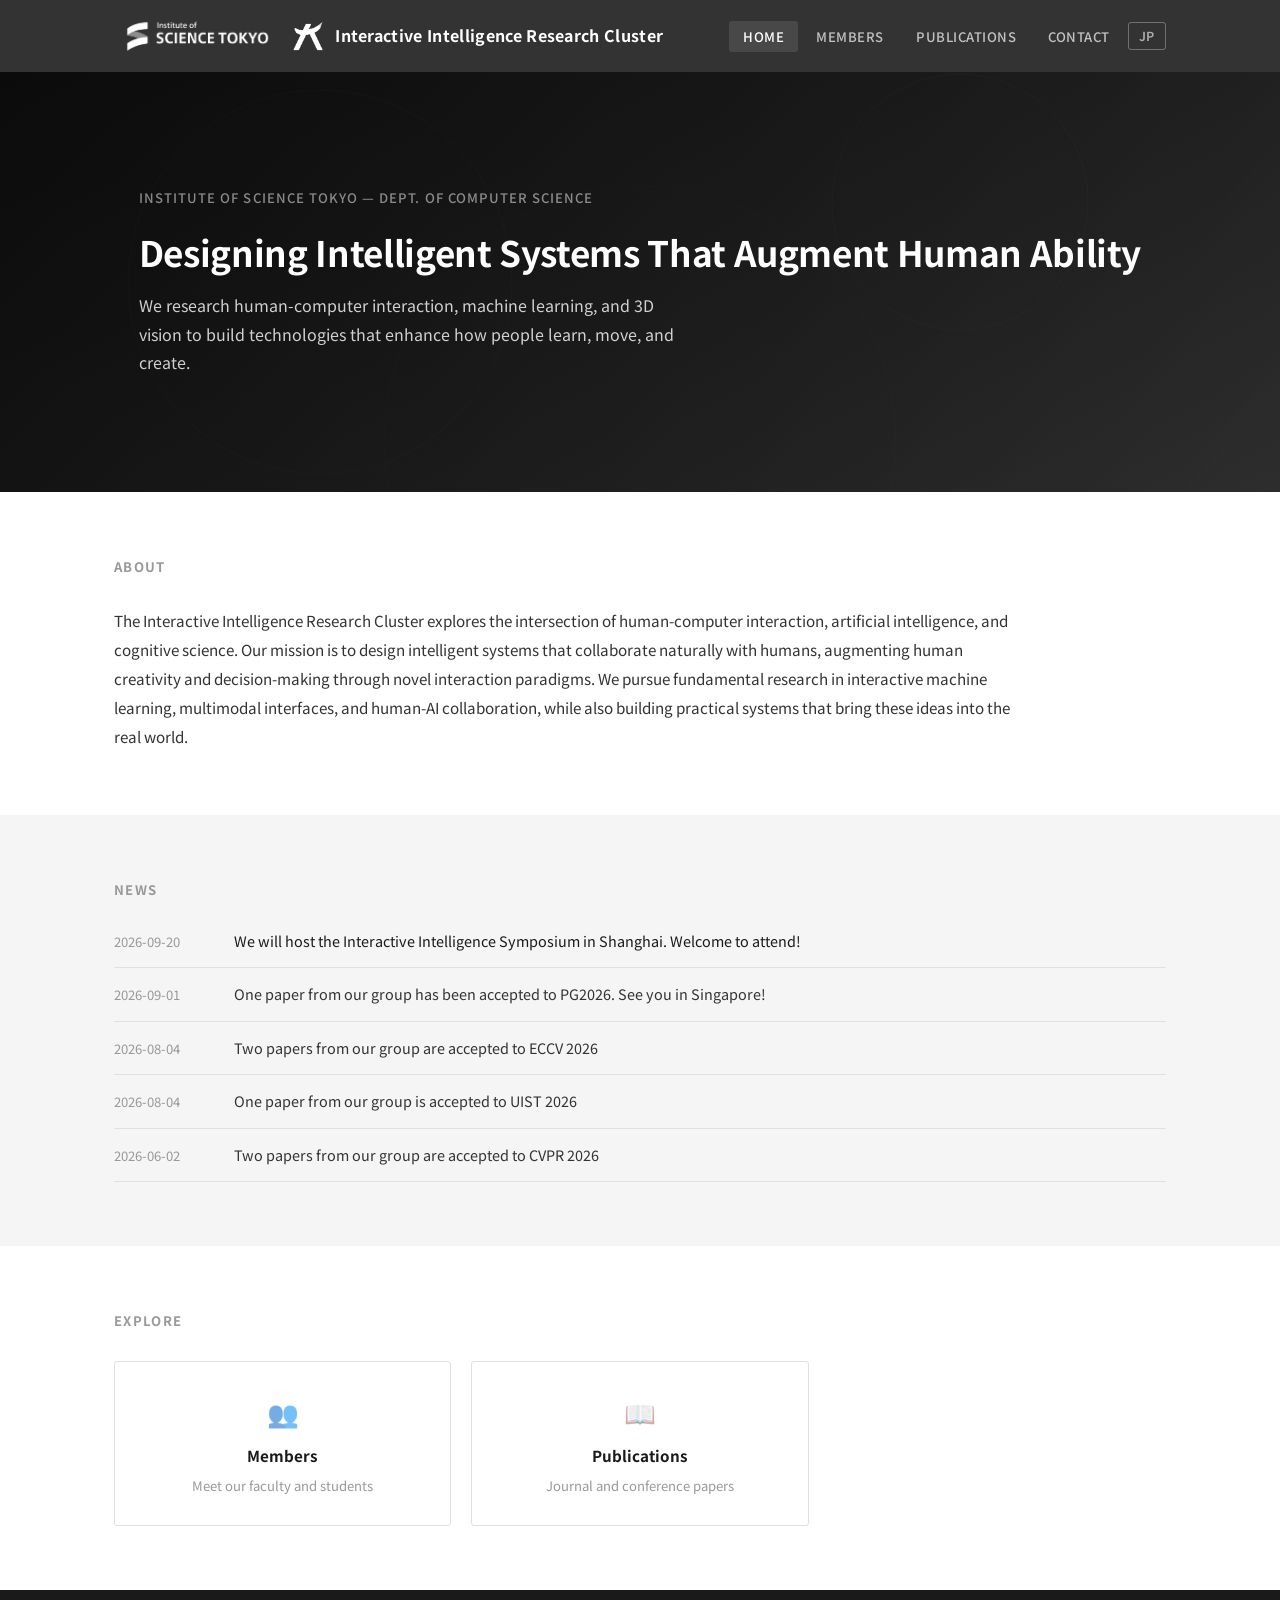
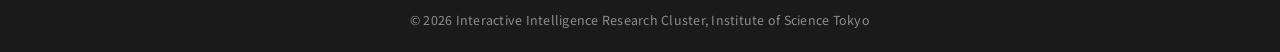
<file: index.html>
<!DOCTYPE html>
<html lang="en">
<head>
  <meta charset="UTF-8">
  <meta name="viewport" content="width=device-width, initial-scale=1.0">
  <title>Interactive Intelligence Research Cluster — Institute of Science Tokyo</title>
  <link rel="preconnect" href="https://fonts.googleapis.com">
  <link rel="preconnect" href="https://fonts.gstatic.com" crossorigin>
  <link href="https://fonts.googleapis.com/css2?family=Noto+Sans+JP:wght@400;500;700&display=swap" rel="stylesheet">
  <link rel="stylesheet" href="css/style.css">
</head>
<body data-page="home">

  <!-- Header -->
  <header class="site-header">
    <div class="header-inner">
      <div class="site-logo">
        <img class="logo-isct" src="images/science-tokyo-logo.png" alt="Institute of Science Tokyo">
        <img class="logo-mark" src="images/shanda-logo.png" alt="Lab Logo">
        <a href="index.html" data-i18n="hero.title">Interactive Intelligence Research Cluster</a>
      </div>
      <button class="hamburger" id="hamburger" aria-label="Menu">
        <span></span><span></span><span></span>
      </button>
      <nav class="main-nav" id="main-nav">
        <ul>
          <li><a href="index.html" class="active" data-i18n="nav.home">Home</a></li>
          <li><a href="members.html" data-i18n="nav.members">Members</a></li>
          <li><a href="publications.html" data-i18n="nav.publications">Publications</a></li>
          <li><a href="contact.html" data-i18n="nav.contact">Contact</a></li>
          <li><button class="lang-toggle" id="lang-toggle" data-i18n="lang_toggle">JP</button></li>
        </ul>
      </nav>
    </div>
  </header>

  <!-- Hero -->
  <section class="hero">
    <div class="hero-bg"></div>
    <div class="container">
      <div class="hero-lab-name" data-i18n="hero.lab_label">Institute of Science Tokyo — Dept. of Computer Science</div>
      <h1 class="hero-slogan" data-i18n="hero.slogan">Designing Intelligent Systems<br>That Augment Human Ability</h1>
      <p class="hero-desc" data-i18n="hero.desc">We research human-computer interaction, machine learning, and 3D vision to build technologies that enhance how people learn, move, and create.</p>
    </div>
  </section>

  <!-- About -->
  <section class="section">
    <div class="container">
      <h2 class="section-title" data-i18n="home.about_title">About</h2>
      <p class="about-text" data-i18n="home.about_text">
        The Interactive Intelligence Research Cluster explores the intersection of human-computer interaction, artificial intelligence, and cognitive science. Our mission is to design intelligent systems that collaborate naturally with humans, augmenting human creativity and decision-making through novel interaction paradigms. We pursue fundamental research in interactive machine learning, multimodal interfaces, and human-AI collaboration, while also building practical systems that bring these ideas into the real world.
      </p>
    </div>
  </section>

  <!-- News -->
  <section class="section section--alt">
    <div class="container">
      <h2 class="section-title" data-i18n="home.news_title">News</h2>
      <div class="news-list" id="news-list"></div>
    </div>
  </section>

  <!-- Quick Links -->
  <section class="section">
    <div class="container">
      <h2 class="section-title" data-i18n="home.quicklinks_title">Explore</h2>
      <div class="quick-links">
        <a href="members.html" class="quick-link-card">
          <span class="card-icon">&#128101;</span>
          <h3 data-i18n="home.ql_members">Members</h3>
          <p data-i18n="home.ql_members_desc">Meet our faculty and students</p>
        </a>
        <a href="publications.html" class="quick-link-card">
          <span class="card-icon">&#128214;</span>
          <h3 data-i18n="home.ql_publications">Publications</h3>
          <p data-i18n="home.ql_publications_desc">Journal and conference papers</p>
        </a>
      </div>
    </div>
  </section>

  <!-- Footer -->
  <footer class="site-footer">
    <div class="container">
      <p>&copy; 2026 <span data-i18n="footer.copyright">Interactive Intelligence Research Cluster, Institute of Science Tokyo</span></p>
    </div>
  </footer>

  <script src="js/i18n.js"></script>
  <script src="js/data-renderer.js"></script>
  <script src="js/main.js"></script>
</body>
</html>
</file>
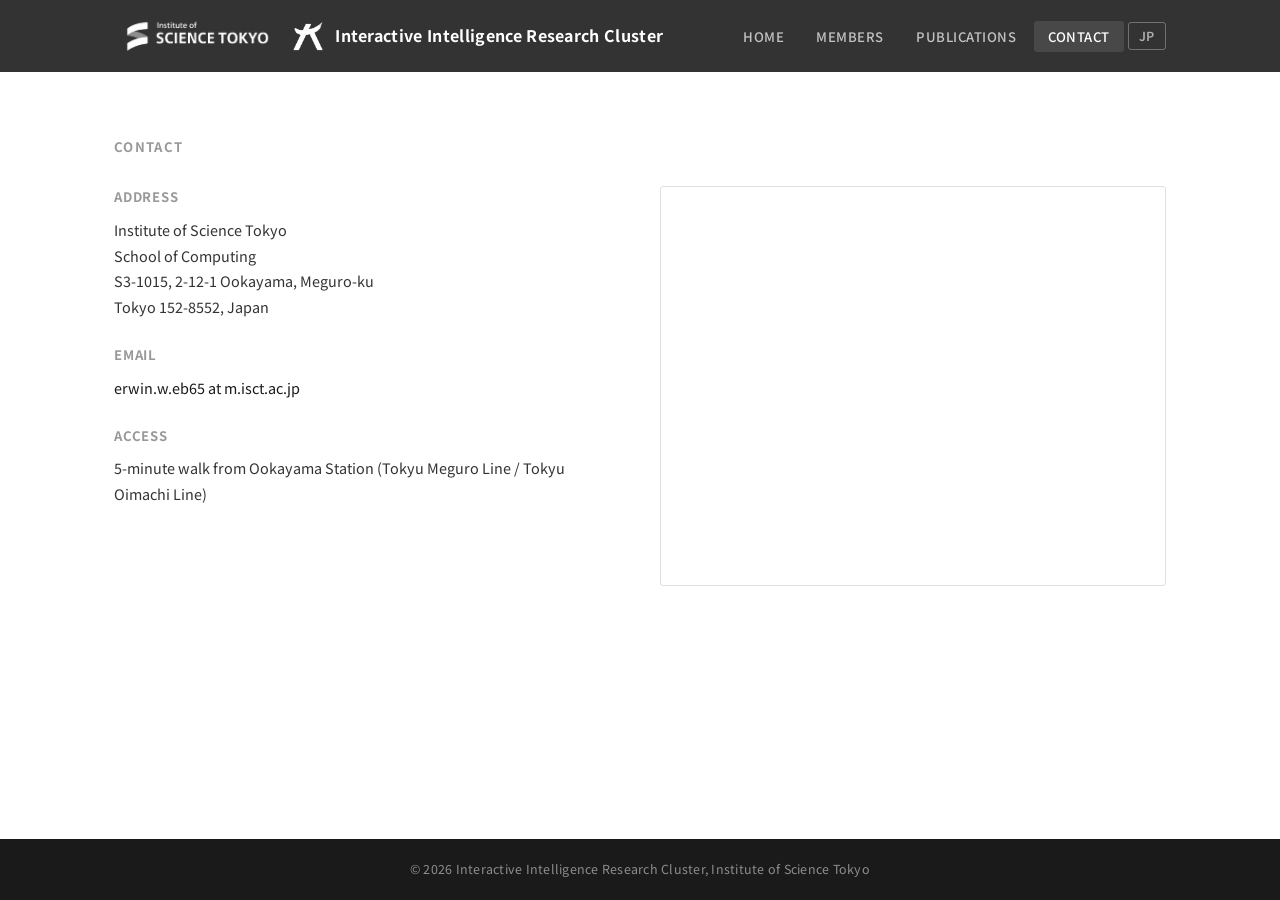
<file: contact.html>
<!DOCTYPE html>
<html lang="en">
<head>
  <meta charset="UTF-8">
  <meta name="viewport" content="width=device-width, initial-scale=1.0">
  <title>Contact — Interactive Intelligence Research Cluster</title>
  <link rel="preconnect" href="https://fonts.googleapis.com">
  <link rel="preconnect" href="https://fonts.gstatic.com" crossorigin>
  <link href="https://fonts.googleapis.com/css2?family=Noto+Sans+JP:wght@400;500;700&display=swap" rel="stylesheet">
  <link rel="stylesheet" href="css/style.css">
</head>
<body data-page="contact">

  <!-- Header -->
  <header class="site-header">
    <div class="header-inner">
      <div class="site-logo">
        <img class="logo-isct" src="images/science-tokyo-logo.png" alt="Institute of Science Tokyo">
        <img class="logo-mark" src="images/shanda-logo.png" alt="Lab Logo">
        <a href="index.html" data-i18n="hero.title">Interactive Intelligence Research Cluster</a>
      </div>
      <button class="hamburger" id="hamburger" aria-label="Menu">
        <span></span><span></span><span></span>
      </button>
      <nav class="main-nav" id="main-nav">
        <ul>
          <li><a href="index.html" data-i18n="nav.home">Home</a></li>
          <li><a href="members.html" data-i18n="nav.members">Members</a></li>
          <li><a href="publications.html" data-i18n="nav.publications">Publications</a></li>
          <li><a href="contact.html" class="active" data-i18n="nav.contact">Contact</a></li>
          <li><button class="lang-toggle" id="lang-toggle" data-i18n="lang_toggle">JP</button></li>
        </ul>
      </nav>
    </div>
  </header>

  <!-- Page Content -->
  <section class="section">
    <div class="container">
      <h2 class="section-title" data-i18n="contact.page_title">Contact</h2>
      <div class="contact-grid">
        <div class="contact-info">
          <h3 data-i18n="contact.address_title">Address</h3>
          <p id="contact-address"></p>

          <h3 data-i18n="contact.email_title">Email</h3>
          <p id="contact-email"></p>

          <h3 data-i18n="contact.access_title">Access</h3>
          <p id="contact-access"></p>
        </div>
        <div class="map-embed" id="contact-map"></div>
      </div>
    </div>
  </section>

  <!-- Footer -->
  <footer class="site-footer">
    <div class="container">
      <p>&copy; 2026 <span data-i18n="footer.copyright">Interactive Intelligence Research Cluster, Institute of Science Tokyo</span></p>
    </div>
  </footer>

  <script src="js/i18n.js"></script>
  <script src="js/data-renderer.js"></script>
  <script src="js/main.js"></script>
</body>
</html>
</file>
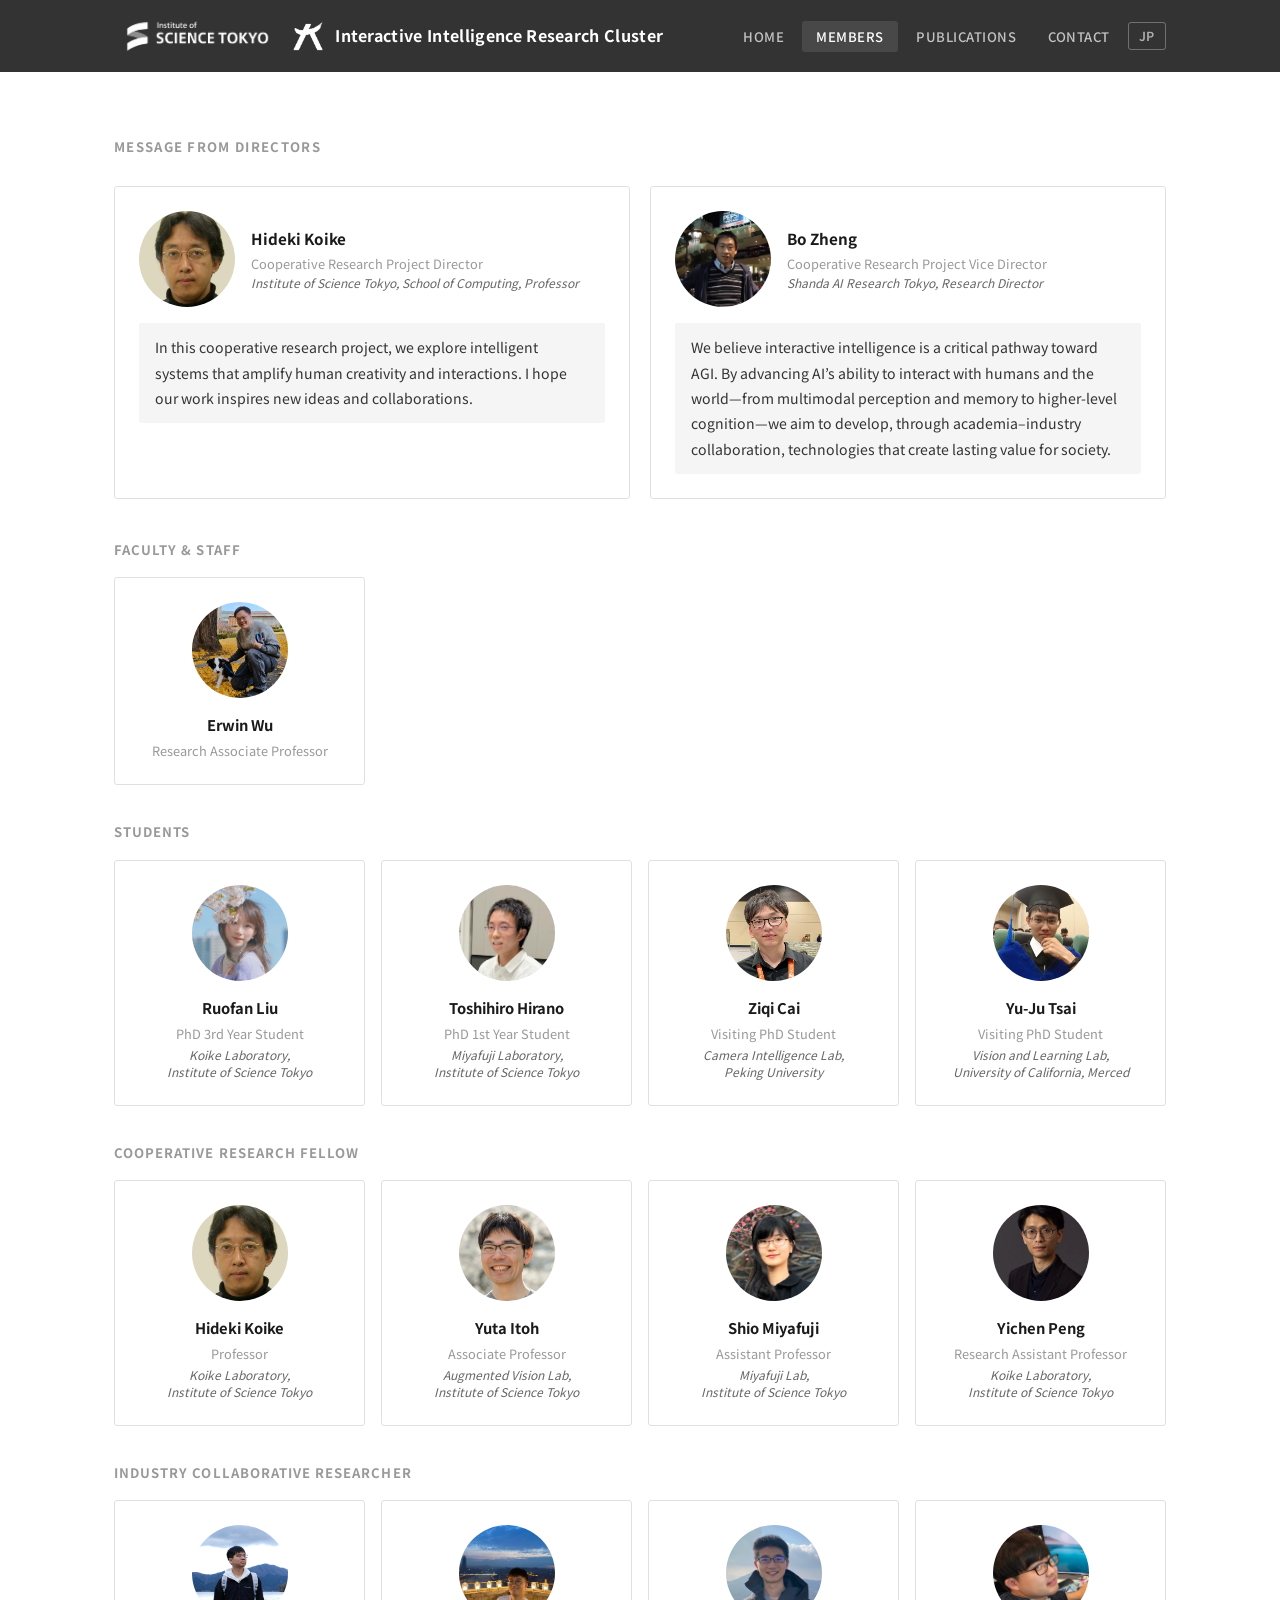
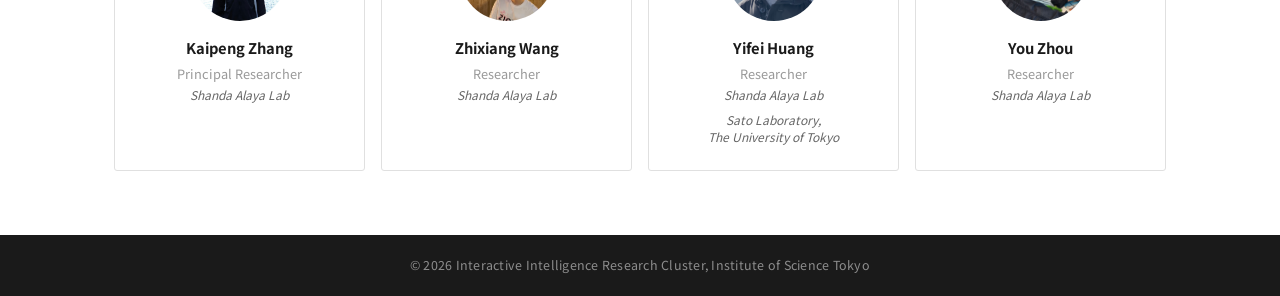
<file: members.html>
<!DOCTYPE html>
<html lang="en">
<head>
  <meta charset="UTF-8">
  <meta name="viewport" content="width=device-width, initial-scale=1.0">
  <title>Members — Interactive Intelligence Research Cluster</title>
  <link rel="preconnect" href="https://fonts.googleapis.com">
  <link rel="preconnect" href="https://fonts.gstatic.com" crossorigin>
  <link href="https://fonts.googleapis.com/css2?family=Noto+Sans+JP:wght@400;500;700&display=swap" rel="stylesheet">
  <link rel="stylesheet" href="css/style.css">
</head>
<body data-page="members">

  <!-- Header -->
  <header class="site-header">
    <div class="header-inner">
      <div class="site-logo">
        <img class="logo-isct" src="images/science-tokyo-logo.png" alt="Institute of Science Tokyo">
        <img class="logo-mark" src="images/shanda-logo.png" alt="Lab Logo">
        <a href="index.html" data-i18n="hero.title">Interactive Intelligence Research Cluster</a>
      </div>
      <button class="hamburger" id="hamburger" aria-label="Menu">
        <span></span><span></span><span></span>
      </button>
      <nav class="main-nav" id="main-nav">
        <ul>
          <li><a href="index.html" data-i18n="nav.home">Home</a></li>
          <li><a href="members.html" class="active" data-i18n="nav.members">Members</a></li>
          <li><a href="publications.html" data-i18n="nav.publications">Publications</a></li>
          <li><a href="contact.html" data-i18n="nav.contact">Contact</a></li>
          <li><button class="lang-toggle" id="lang-toggle" data-i18n="lang_toggle">JP</button></li>
        </ul>
      </nav>
    </div>
  </header>

  <!-- Page Content -->
  <section class="section">
    <div class="container">
      <h2 class="section-title" data-i18n="members.page_title">Members</h2>
      <div id="members-container"></div>
    </div>
  </section>

  <!-- Footer -->
  <footer class="site-footer">
    <div class="container">
      <p>&copy; 2026 <span data-i18n="footer.copyright">Interactive Intelligence Research Cluster, Institute of Science Tokyo</span></p>
    </div>
  </footer>

  <script src="js/i18n.js"></script>
  <script src="js/data-renderer.js"></script>
  <script src="js/main.js"></script>
</body>
</html>
</file>
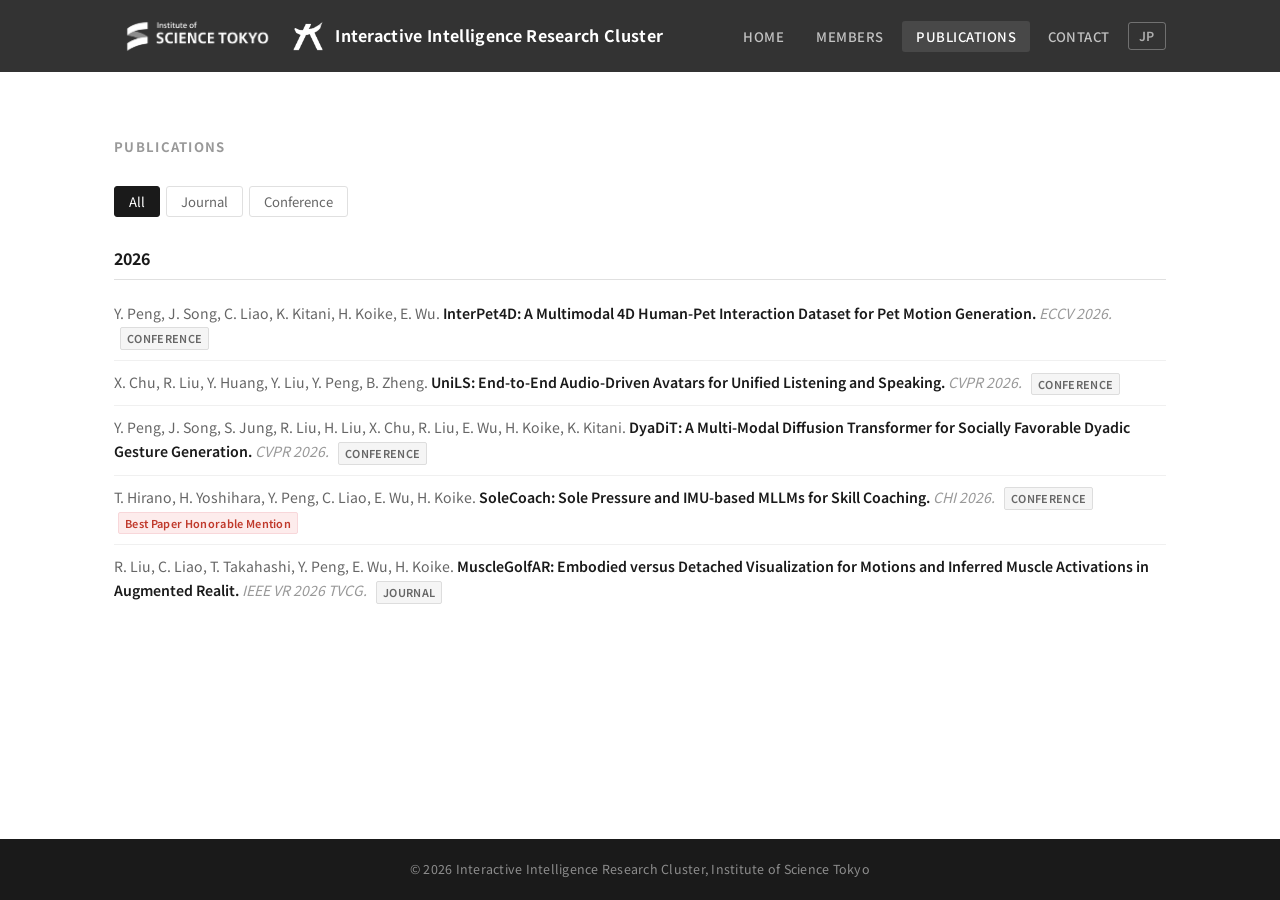
<file: publications.html>
<!DOCTYPE html>
<html lang="en">
<head>
  <meta charset="UTF-8">
  <meta name="viewport" content="width=device-width, initial-scale=1.0">
  <title>Publications — Interactive Intelligence Research Cluster</title>
  <link rel="preconnect" href="https://fonts.googleapis.com">
  <link rel="preconnect" href="https://fonts.gstatic.com" crossorigin>
  <link href="https://fonts.googleapis.com/css2?family=Noto+Sans+JP:wght@400;500;700&display=swap" rel="stylesheet">
  <link rel="stylesheet" href="css/style.css">
</head>
<body data-page="publications">

  <!-- Header -->
  <header class="site-header">
    <div class="header-inner">
      <div class="site-logo">
        <img class="logo-isct" src="images/science-tokyo-logo.png" alt="Institute of Science Tokyo">
        <img class="logo-mark" src="images/shanda-logo.png" alt="Lab Logo">
        <a href="index.html" data-i18n="hero.title">Interactive Intelligence Research Cluster</a>
      </div>
      <button class="hamburger" id="hamburger" aria-label="Menu">
        <span></span><span></span><span></span>
      </button>
      <nav class="main-nav" id="main-nav">
        <ul>
          <li><a href="index.html" data-i18n="nav.home">Home</a></li>
          <li><a href="members.html" data-i18n="nav.members">Members</a></li>
          <li><a href="publications.html" class="active" data-i18n="nav.publications">Publications</a></li>
          <li><a href="contact.html" data-i18n="nav.contact">Contact</a></li>
          <li><button class="lang-toggle" id="lang-toggle" data-i18n="lang_toggle">JP</button></li>
        </ul>
      </nav>
    </div>
  </header>

  <!-- Page Content -->
  <section class="section">
    <div class="container">
      <h2 class="section-title" data-i18n="publications.page_title">Publications</h2>
      <div class="pub-filters">
        <button class="pub-filter-btn active" data-filter="all" data-i18n="publications.filter_all">All</button>
        <button class="pub-filter-btn" data-filter="journal" data-i18n="publications.filter_journal">Journal</button>
        <button class="pub-filter-btn" data-filter="conference" data-i18n="publications.filter_conference">Conference</button>
      </div>
      <div id="publications-container"></div>
    </div>
  </section>

  <!-- Footer -->
  <footer class="site-footer">
    <div class="container">
      <p>&copy; 2026 <span data-i18n="footer.copyright">Interactive Intelligence Research Cluster, Institute of Science Tokyo</span></p>
    </div>
  </footer>

  <script src="js/i18n.js"></script>
  <script src="js/data-renderer.js"></script>
  <script src="js/main.js"></script>
</body>
</html>
</file>
<file: css/style.css>
/* ===== CSS Custom Properties ===== */
:root {
  --color-bg: #ffffff;
  --color-bg-alt: #f5f5f5;
  --color-dark: #1a1a1a;
  --color-text: #333333;
  --color-text-light: #666666;
  --color-text-muted: #999999;
  --color-border: #e0e0e0;
  --color-white: #ffffff;
  --max-width: 1100px;
  --header-height: 72px;
  --radius: 3px;
  --transition: 0.25s ease;
}

/* ===== Reset & Base ===== */
*,
*::before,
*::after {
  margin: 0;
  padding: 0;
  box-sizing: border-box;
}

html {
  scroll-behavior: smooth;
}

body {
  font-family: "Noto Sans JP", "Helvetica Neue", Arial, sans-serif;
  color: var(--color-text);
  background: var(--color-bg);
  line-height: 1.7;
  font-size: 15px;
  min-height: 100vh;
  display: flex;
  flex-direction: column;
}

a {
  color: var(--color-dark);
  text-decoration: none;
  transition: color var(--transition);
}

a:hover {
  color: var(--color-text-light);
}

img {
  max-width: 100%;
  height: auto;
}

ul {
  list-style: none;
}

/* ===== Container ===== */
.container {
  max-width: var(--max-width);
  margin: 0 auto;
  padding: 0 24px;
}

/* ===== Header ===== */
.site-header {
  background: #333333;
  border-bottom: none;
  position: sticky;
  top: 0;
  z-index: 1000;
}

.header-inner {
  display: flex;
  align-items: center;
  justify-content: space-between;
  height: var(--header-height);
  max-width: var(--max-width);
  margin: 0 auto;
  padding: 0 24px;
}

.site-logo {
  display: flex;
  align-items: center;
  gap: 12px;
}

.site-logo .logo-isct {
  height: 54px;
  width: auto;
}

.site-logo .logo-mark {
  height: 30px;
  width: auto;
  filter: brightness(0) invert(1);
}

.site-logo a {
  color: #ffffff;
  font-size: 1rem;
  font-weight: 700;
  letter-spacing: 0.02em;
}

.site-logo a:hover {
  color: rgba(255, 255, 255, 0.8);
}

/* ===== Navigation ===== */
.main-nav ul {
  display: flex;
  gap: 4px;
  align-items: center;
}

.main-nav a {
  color: rgba(255, 255, 255, 0.7);
  padding: 6px 14px;
  border-radius: var(--radius);
  font-size: 0.82rem;
  font-weight: 500;
  letter-spacing: 0.04em;
  text-transform: uppercase;
  transition: color var(--transition), background var(--transition);
}

.main-nav a:hover,
.main-nav a.active {
  color: #ffffff;
  background: rgba(255, 255, 255, 0.1);
}

/* Language Toggle */
.lang-toggle {
  background: transparent;
  color: rgba(255, 255, 255, 0.6);
  border: 1px solid rgba(255, 255, 255, 0.3);
  padding: 4px 10px;
  border-radius: var(--radius);
  cursor: pointer;
  font-size: 0.78rem;
  font-weight: 600;
  font-family: inherit;
  letter-spacing: 0.04em;
  transition: all var(--transition);
}

.lang-toggle:hover {
  color: #ffffff;
  border-color: rgba(255, 255, 255, 0.6);
}

/* Hamburger */
.hamburger {
  display: none;
  background: none;
  border: none;
  cursor: pointer;
  padding: 4px;
  flex-direction: column;
  gap: 5px;
}

.hamburger span {
  display: block;
  width: 22px;
  height: 2px;
  background: #ffffff;
  border-radius: 2px;
  transition: transform var(--transition), opacity var(--transition);
}

.hamburger.open span:nth-child(1) {
  transform: translateY(7px) rotate(45deg);
}

.hamburger.open span:nth-child(2) {
  opacity: 0;
}

.hamburger.open span:nth-child(3) {
  transform: translateY(-7px) rotate(-45deg);
}

/* ===== Hero ===== */
.hero {
  position: relative;
  background: var(--color-dark);
  color: var(--color-white);
  padding: 0;
  overflow: hidden;
  min-height: 420px;
  display: flex;
  align-items: center;
}

.hero-bg {
  position: absolute;
  inset: 0;
  background:
    linear-gradient(135deg, rgba(0,0,0,0.7) 0%, rgba(0,0,0,0.3) 100%),
    url('data:image/svg+xml,<svg xmlns="http://www.w3.org/2000/svg" viewBox="0 0 800 400"><defs><linearGradient id="g" x1="0%" y1="0%" x2="100%" y2="100%"><stop offset="0%" style="stop-color:%23222"/><stop offset="100%" style="stop-color:%23444"/></linearGradient></defs><rect fill="url(%23g)" width="800" height="400"/><circle cx="200" cy="200" r="120" fill="none" stroke="%23555" stroke-width="0.5" opacity="0.3"/><circle cx="600" cy="150" r="80" fill="none" stroke="%23555" stroke-width="0.5" opacity="0.3"/><circle cx="400" cy="300" r="160" fill="none" stroke="%23555" stroke-width="0.5" opacity="0.2"/><line x1="100" y1="50" x2="700" y2="350" stroke="%23444" stroke-width="0.3" opacity="0.2"/><line x1="50" y1="300" x2="750" y2="100" stroke="%23444" stroke-width="0.3" opacity="0.2"/></svg>');
  background-size: cover;
  background-position: center;
}

.hero .container {
  position: relative;
  z-index: 1;
  padding-top: 80px;
  padding-bottom: 80px;
}

.hero-slogan {
  font-size: 2.2rem;
  font-weight: 700;
  line-height: 1.3;
  margin-bottom: 16px;
  letter-spacing: -0.01em;
}

.hero-desc {
  font-size: 1rem;
  opacity: 0.8;
  max-width: 560px;
  line-height: 1.8;
}

.hero-lab-name {
  font-size: 0.82rem;
  font-weight: 500;
  letter-spacing: 0.08em;
  text-transform: uppercase;
  opacity: 0.5;
  margin-bottom: 20px;
}

/* ===== Sections ===== */
.section {
  padding: 64px 0;
}

.section--alt {
  background: var(--color-bg-alt);
}

.section-title {
  font-size: 0.82rem;
  font-weight: 700;
  color: var(--color-text-muted);
  margin-bottom: 28px;
  letter-spacing: 0.1em;
  text-transform: uppercase;
}

/* ===== About ===== */
.about-text {
  font-size: 0.95rem;
  line-height: 1.9;
  color: var(--color-text);
  max-width: 900px;
}

/* ===== News ===== */
.news-list {
  display: flex;
  flex-direction: column;
  gap: 0;
}

.news-item {
  display: flex;
  gap: 20px;
  padding: 14px 0;
  border-bottom: 1px solid var(--color-border);
  align-items: baseline;
}

.news-item:first-child {
  padding-top: 0;
}

.news-date {
  color: var(--color-text-muted);
  font-size: 0.82rem;
  min-width: 100px;
  font-variant-numeric: tabular-nums;
}

.news-title {
  font-size: 0.9rem;
  color: var(--color-text);
}

/* ===== Quick Links ===== */
.quick-links {
  display: grid;
  grid-template-columns: repeat(3, 1fr);
  gap: 20px;
}

.quick-link-card {
  border: 1px solid var(--color-border);
  border-radius: var(--radius);
  padding: 28px 20px;
  text-align: center;
  transition: border-color var(--transition), transform var(--transition);
  background: var(--color-white);
}

.quick-link-card:hover {
  border-color: var(--color-dark);
  transform: translateY(-2px);
}

.quick-link-card .card-icon {
  font-size: 1.6rem;
  margin-bottom: 10px;
  display: block;
  opacity: 0.6;
}

.quick-link-card h3 {
  font-size: 0.95rem;
  color: var(--color-dark);
  margin-bottom: 6px;
}

.quick-link-card p {
  font-size: 0.82rem;
  color: var(--color-text-muted);
}

/* ===== Members ===== */
/* Message Cards */
.message-grid {
  display: grid;
  grid-template-columns: repeat(auto-fit, minmax(320px, 1fr));
  gap: 20px;
  margin-bottom: 40px;
}

.message-card {
  border: 1px solid var(--color-border);
  border-radius: var(--radius);
  padding: 24px;
  background: var(--color-white);
  transition: border-color var(--transition);
  display: flex;
  flex-direction: column;
  gap: 16px;
}

.message-card:hover {
  border-color: var(--color-text-muted);
}

.message-header {
  display: flex;
  align-items: center;
  gap: 16px;
}

.message-header .member-photo {
  margin: 0;
  flex-shrink: 0;
}

.message-meta h4 {
  font-size: 0.95rem;
  color: var(--color-dark);
  margin-bottom: 2px;
}

.message-meta .research {
  font-size: 0.8rem;
  color: var(--color-text-muted);
  line-height: 1.5;
}

.message-meta .affiliation {
  font-size: 0.75rem;
  color: var(--color-text-light);
  font-style: italic;
  margin-top: 2px;
  line-height: 1.4;
}

.message-body {
  font-size: 0.88rem;
  line-height: 1.8;
  color: var(--color-text);
  padding: 12px 16px;
  background: var(--color-bg-alt);
  border-radius: var(--radius);
  min-height: 60px;
}

.message-body--empty {
  color: var(--color-text-muted);
  font-style: italic;
}

.member-group-title {
  font-size: 0.82rem;
  font-weight: 700;
  color: var(--color-text-muted);
  margin: 36px 0 16px;
  letter-spacing: 0.08em;
  text-transform: uppercase;
}

.member-group-title:first-of-type {
  margin-top: 0;
}

/* Student Grid */
.student-grid {
  display: grid;
  grid-template-columns: repeat(auto-fill, minmax(200px, 1fr));
  gap: 16px;
}

.student-card {
  border: 1px solid var(--color-border);
  border-radius: var(--radius);
  padding: 24px 16px;
  text-align: center;
  background: var(--color-white);
  transition: border-color var(--transition);
}

.student-card:hover {
  border-color: var(--color-text-muted);
}

.member-photo {
  width: 96px;
  height: 96px;
  border-radius: 50%;
  margin: 0 auto 14px;
  display: flex;
  align-items: center;
  justify-content: center;
  font-size: 1.5rem;
  font-weight: 700;
  color: var(--color-white);
  background: var(--color-dark);
  overflow: hidden;
}

.member-photo img {
  width: 100%;
  height: 100%;
  object-fit: cover;
  display: block;
}

.member-photo-link {
  display: inline-block;
  text-decoration: none;
  transition: opacity var(--transition);
}

.member-photo-link:hover {
  opacity: 0.85;
}

.student-card h4 {
  font-size: 0.92rem;
  color: var(--color-dark);
  margin-bottom: 4px;
}

.student-card h4 a {
  color: var(--color-dark);
  text-decoration: none;
  border-bottom: 1px solid transparent;
  transition: border-color var(--transition);
}

.student-card h4 a:hover {
  border-bottom-color: var(--color-dark);
}

.student-card .research {
  font-size: 0.8rem;
  color: var(--color-text-muted);
  line-height: 1.5;
}

.student-card .affiliation {
  font-size: 0.75rem;
  color: var(--color-text-light);
  font-style: italic;
  margin-top: 4px;
  line-height: 1.4;
}

.affiliation + .affiliation {
  margin-top: 8px;
}

/* ===== Projects ===== */
.project-list {
  display: flex;
  flex-direction: column;
  gap: 20px;
}

.project-card {
  border: 1px solid var(--color-border);
  border-radius: var(--radius);
  padding: 24px;
  background: var(--color-white);
}

.project-card h3 {
  font-size: 1.05rem;
  color: var(--color-dark);
  margin-bottom: 8px;
}

.project-status {
  display: inline-block;
  font-size: 0.72rem;
  font-weight: 600;
  padding: 2px 8px;
  border-radius: 2px;
  margin-bottom: 12px;
  text-transform: uppercase;
  letter-spacing: 0.04em;
}

.project-status--active {
  background: #f0f0f0;
  color: #333;
  border: 1px solid #ccc;
}

.project-status--completed {
  background: #f7f7f7;
  color: #999;
  border: 1px solid #ddd;
}

.project-description {
  font-size: 0.88rem;
  line-height: 1.7;
  margin-bottom: 12px;
  color: var(--color-text-light);
}

.project-keywords {
  display: flex;
  flex-wrap: wrap;
  gap: 6px;
}

.keyword-tag {
  font-size: 0.75rem;
  padding: 2px 8px;
  background: var(--color-bg-alt);
  border: 1px solid var(--color-border);
  border-radius: 2px;
  color: var(--color-text-muted);
}

/* ===== Publications ===== */
.pub-filters {
  display: flex;
  gap: 6px;
  margin-bottom: 28px;
  flex-wrap: wrap;
}

.pub-filter-btn {
  padding: 5px 14px;
  border: 1px solid var(--color-border);
  border-radius: var(--radius);
  background: var(--color-white);
  color: var(--color-text-light);
  cursor: pointer;
  font-size: 0.82rem;
  font-family: inherit;
  transition: all var(--transition);
}

.pub-filter-btn:hover {
  border-color: var(--color-dark);
  color: var(--color-dark);
}

.pub-filter-btn.active {
  background: var(--color-dark);
  color: var(--color-white);
  border-color: var(--color-dark);
}

.pub-year-group {
  margin-bottom: 28px;
}

.pub-year {
  font-size: 1rem;
  font-weight: 700;
  color: var(--color-dark);
  margin-bottom: 12px;
  padding-bottom: 6px;
  border-bottom: 1px solid var(--color-border);
}

.pub-item {
  padding: 10px 0;
  border-bottom: 1px solid #f0f0f0;
  font-size: 0.88rem;
  line-height: 1.7;
}

.pub-item:last-child {
  border-bottom: none;
}

.pub-authors {
  color: var(--color-text-light);
}

.pub-title {
  font-weight: 600;
  color: var(--color-dark);
}

.pub-venue {
  color: var(--color-text-muted);
  font-style: italic;
}

.pub-type-badge {
  display: inline-block;
  font-size: 0.68rem;
  font-weight: 600;
  padding: 1px 6px;
  border-radius: 2px;
  margin-left: 6px;
  text-transform: uppercase;
  letter-spacing: 0.03em;
  vertical-align: middle;
}

.pub-type-badge--journal {
  background: #f5f5f5;
  color: #666;
  border: 1px solid #ddd;
}

.pub-type-badge--conference {
  background: #f5f5f5;
  color: #666;
  border: 1px solid #ddd;
}

.pub-award-badge {
  display: inline-block;
  font-size: 0.68rem;
  font-weight: 600;
  padding: 1px 6px;
  border-radius: 2px;
  margin-left: 4px;
  letter-spacing: 0.03em;
  vertical-align: middle;
  background: #fdecec;
  color: #c0392b;
  border: 1px solid #f8d7da;
}

/* ===== Contact ===== */
.contact-grid {
  display: grid;
  grid-template-columns: 1fr 1fr;
  gap: 40px;
  align-items: start;
}

.contact-info h3 {
  font-size: 0.82rem;
  font-weight: 700;
  color: var(--color-text-muted);
  letter-spacing: 0.06em;
  text-transform: uppercase;
  margin-bottom: 8px;
  margin-top: 24px;
}

.contact-info h3:first-child {
  margin-top: 0;
}

.contact-info p,
.contact-info a {
  font-size: 0.9rem;
  line-height: 1.8;
}

.map-embed {
  border: 1px solid var(--color-border);
  border-radius: var(--radius);
  overflow: hidden;
  height: 400px;
}

.map-embed iframe {
  width: 100%;
  height: 100%;
  border: none;
}

/* ===== Footer ===== */
.site-footer {
  background: var(--color-dark);
  color: rgba(255, 255, 255, 0.5);
  padding: 20px 0;
  text-align: center;
  font-size: 0.78rem;
  margin-top: auto;
  letter-spacing: 0.02em;
}

.site-footer a {
  color: rgba(255, 255, 255, 0.7);
}

.site-footer a:hover {
  color: rgba(255, 255, 255, 0.9);
}

.footer-link {
  margin-top: 6px;
  font-size: 0.85rem;
}

.footer-link a {
  color: rgba(255, 255, 255, 0.8);
  text-decoration: underline;
  text-underline-offset: 2px;
}

.footer-link a:hover {
  color: var(--color-white);
}

/* ===== Responsive ===== */
@media (max-width: 768px) {
  .hamburger {
    display: flex;
  }

  .main-nav {
    display: none;
    position: absolute;
    top: var(--header-height);
    left: 0;
    right: 0;
    background: #333333;
    border-top: 1px solid rgba(255, 255, 255, 0.1);
    border-bottom: none;
    padding: 8px 0;
  }

  .main-nav.open {
    display: block;
  }

  .main-nav ul {
    flex-direction: column;
    gap: 0;
  }

  .main-nav a {
    display: block;
    padding: 10px 24px;
    border-radius: 0;
  }

  .main-nav li:last-child {
    padding: 10px 24px;
  }

  .hero {
    min-height: 300px;
  }

  .hero .container {
    padding-top: 48px;
    padding-bottom: 48px;
  }

  .hero-slogan {
    font-size: 1.5rem;
  }

  .hero-desc {
    font-size: 0.9rem;
  }

  .section {
    padding: 40px 0;
  }

  .quick-links {
    grid-template-columns: 1fr;
    gap: 12px;
  }

  .student-grid {
    grid-template-columns: repeat(auto-fill, minmax(160px, 1fr));
  }

  .contact-grid {
    grid-template-columns: 1fr;
  }

  .map-embed {
    height: 300px;
  }

  .news-item {
    flex-direction: column;
    gap: 4px;
  }

  .news-date {
    min-width: auto;
  }

  .pub-filters {
    gap: 6px;
  }
}
</file>
